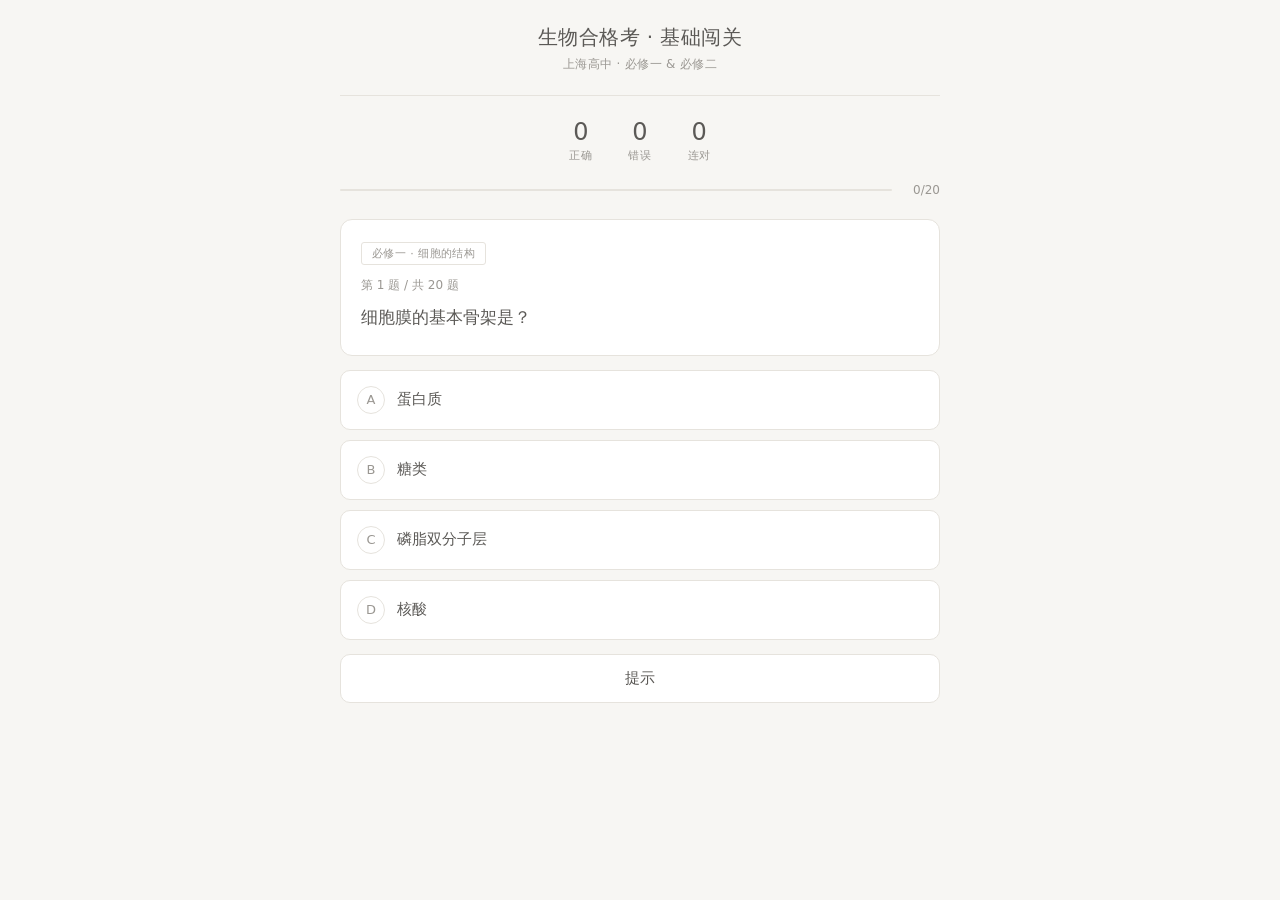
<file: index.html>
<!DOCTYPE html>
<html lang="zh-CN">
<head>
<meta charset="UTF-8">
<meta name="viewport" content="width=device-width, initial-scale=1.0">
<title>生物合格考 · 基础闯关</title>
<style>
:root {
  --bg:       #f7f6f3;
  --card:     #ffffff;
  --border:   #e6e3dd;
  --text:     #5b5956;
  --text-dim: #9a9792;
  --correct-bg: #eef3ed;
  --correct-fg: #6b8b6b;
  --wrong-bg:   #f5eeea;
  --wrong-fg:   #b59380;
}

*, *::before, *::after { box-sizing: border-box; margin: 0; padding: 0; }

body {
  font-family: "PingFang SC", "Microsoft YaHei", "Hiragino Sans GB", system-ui, sans-serif;
  background: var(--bg);
  color: var(--text);
  min-height: 100dvh;
  display: flex;
  justify-content: center;
  -webkit-font-smoothing: antialiased;
  -webkit-tap-highlight-color: transparent;
  padding: 0;
}

.wrap {
  max-width: 640px;
  width: 100%;
  padding: 24px 20px 40px;
}

/* ---- header ---- */
.header {
  text-align: center;
  padding-bottom: 22px;
  margin-bottom: 22px;
  border-bottom: 1px solid var(--border);
}
.header h1 {
  font-size: 20px;
  font-weight: 500;
  color: var(--text);
  letter-spacing: .02em;
}
.header .sub {
  font-size: 12px;
  color: var(--text-dim);
  margin-top: 5px;
  letter-spacing: .03em;
}

/* ---- stats row ---- */
.stats {
  display: flex;
  justify-content: center;
  gap: 36px;
  margin-bottom: 20px;
}
.stat { text-align: center; }
.stat .num {
  font-size: 24px;
  font-weight: 400;
  color: var(--text);
  font-variant-numeric: tabular-nums;
}
.stat .lbl {
  font-size: 11px;
  color: var(--text-dim);
  letter-spacing: .05em;
  margin-top: 2px;
}

/* ---- progress ---- */
.progress-row {
  display: flex;
  align-items: center;
  gap: 10px;
  margin-bottom: 22px;
}
.progress-bar {
  flex: 1;
  height: 2px;
  background: var(--border);
  border-radius: 1px;
}
.progress-fill {
  height: 100%;
  background: var(--correct-fg);
  border-radius: 1px;
  transition: width .4s ease;
}
.progress-num {
  font-size: 12px;
  color: var(--text-dim);
  font-variant-numeric: tabular-nums;
  min-width: 38px;
  text-align: right;
}

/* ---- card ---- */
.card {
  background: var(--card);
  border: 1px solid var(--border);
  border-radius: 12px;
  padding: 22px 20px;
  margin-bottom: 14px;
}
.card .tag {
  display: inline-block;
  font-size: 11px;
  padding: 3px 10px;
  border-radius: 3px;
  margin-bottom: 12px;
  letter-spacing: .04em;
  color: var(--text-dim);
  border: 1px solid var(--border);
}
.card .idx {
  font-size: 12px;
  color: var(--text-dim);
  margin-bottom: 8px;
}
.card .stem {
  font-size: 17px;
  line-height: 1.8;
  color: var(--text);
  font-weight: 450;
}

/* ---- options ---- */
.options {
  list-style: none;
  display: flex;
  flex-direction: column;
  gap: 10px;
  margin-bottom: 14px;
}
.opt {
  width: 100%;
  padding: 15px 16px;
  border: 1px solid var(--border);
  border-radius: 10px;
  background: var(--card);
  cursor: pointer;
  font-size: 15px;
  color: var(--text);
  text-align: left;
  font-family: inherit;
  transition: background .12s, border-color .12s;
  display: flex;
  align-items: center;
  gap: 12px;
  -webkit-tap-highlight-color: transparent;
  user-select: none;
  -webkit-user-select: none;
}
.opt:active { background: #f5f4f0; }

.opt .letter {
  width: 28px; height: 28px;
  border-radius: 50%;
  border: 1px solid var(--border);
  display: flex;
  align-items: center;
  justify-content: center;
  font-size: 13px;
  font-weight: 500;
  color: var(--text-dim);
  flex-shrink: 0;
  transition: all .2s;
}

/* states */
.opt.correct { border-color: var(--correct-fg); background: var(--correct-bg); }
.opt.correct .letter { border-color: var(--correct-fg); background: var(--correct-fg); color: #fff; }
.opt.wrong   { border-color: var(--wrong-fg); background: var(--wrong-bg); }
.opt.wrong .letter   { border-color: var(--wrong-fg); background: var(--wrong-fg); color: #fff; }
.opt.reveal  { border-color: var(--correct-fg); background: var(--correct-bg); }
.opt.reveal .letter  { border-color: var(--correct-fg); background: var(--correct-fg); color: #fff; }
.opt:disabled { pointer-events: none; }

/* ---- feedback ---- */
.fb {
  padding: 14px 16px;
  border-radius: 10px;
  font-size: 14px;
  line-height: 1.75;
  margin-bottom: 14px;
  display: none;
}
.fb.on { display: block; }
.fb.ok  { background: var(--correct-bg); color: var(--correct-fg); }
.fb.bad { background: var(--wrong-bg); color: var(--wrong-fg); }

/* ---- buttons ---- */
.btns { display: flex; gap: 10px; }
.btn {
  flex: 1;
  padding: 14px 18px;
  border-radius: 10px;
  border: 1px solid var(--border);
  font-size: 15px;
  font-weight: 500;
  cursor: pointer;
  background: var(--card);
  color: var(--text);
  font-family: inherit;
  letter-spacing: .02em;
  transition: background .12s, border-color .12s;
  -webkit-tap-highlight-color: transparent;
  user-select: none;
  -webkit-user-select: none;
}
.btn:active { background: #f5f4f0; }
.btn.primary {
  background: var(--correct-fg);
  color: #fff;
  border-color: var(--correct-fg);
}
.btn.primary:active { opacity: .85; }

/* ---- result ---- */
.result { text-align: center; display: none; }
.result.on { display: block; }

.result .emoji { font-size: 48px; margin-bottom: 10px; }
.result h2 { font-size: 20px; font-weight: 500; color: var(--text); margin-bottom: 8px; }
.result .detail { font-size: 14px; color: var(--text-dim); line-height: 2; margin-bottom: 20px; }

.tips-card {
  text-align: left;
  background: var(--card);
  border: 1px solid var(--border);
  border-radius: 12px;
  padding: 18px 20px;
  margin-bottom: 20px;
}
.tips-card h3 { font-size: 14px; font-weight: 500; color: var(--text); margin-bottom: 8px; }
.tips-card li { font-size: 13px; color: var(--text-dim); line-height: 2; list-style: none; }
.tips-card li::before { content: '— '; color: var(--border); }

/* ---- desktop hover (only when hover is available) ---- */
@media (hover: hover) {
  .opt:hover { background: #fafaf8; border-color: #d5d1c8; }
  .btn:hover { background: #fafaf8; border-color: #d5d1c8; }
  .btn.primary:hover { opacity: .9; }
}
</style>
</head>
<body>

<div class="wrap">
  <div class="header">
    <h1>生物合格考 · 基础闯关</h1>
    <div class="sub">上海高中 · 必修一 & 必修二</div>
  </div>

  <div class="stats">
    <div class="stat"><div class="num" id="ok">0</div><div class="lbl">正确</div></div>
    <div class="stat"><div class="num" id="bad">0</div><div class="lbl">错误</div></div>
    <div class="stat"><div class="num" id="streak">0</div><div class="lbl">连对</div></div>
  </div>

  <div class="progress-row">
    <div class="progress-bar"><div class="progress-fill" id="bar" style="width:0%"></div></div>
    <div class="progress-num" id="pnum">0/20</div>
  </div>

  <div id="playArea">
    <div class="card">
      <div class="tag" id="tag"></div>
      <div class="idx" id="idx"></div>
      <div class="stem" id="stem"></div>
    </div>
    <ul class="options" id="opts"></ul>
    <div class="fb" id="fb"></div>
    <div class="btns">
      <button class="btn" id="hintBtn" onclick="doHint()">提示</button>
      <button class="btn primary" id="nextBtn" onclick="doNext()" style="display:none">下一题</button>
    </div>
  </div>

  <div class="result" id="resultArea">
    <div class="emoji" id="remj"></div>
    <h2 id="rtitle"></h2>
    <div class="detail" id="rdetail"></div>
    <div class="tips-card" id="rtips"></div>
    <button class="btn primary" onclick="restart()" style="width:100%">再来一轮</button>
  </div>
</div>

<script>
// ==============================  题库 (60题)  ==============================
const Q = [
  // ========== 必修一：细胞的分子组成 ==========
  { b:1, c:'细胞的分子组成', q:'蛋白质的基本组成单位是？', o:['葡萄糖','氨基酸','核苷酸','脂肪酸'], a:1,
    h:'蛋白质是由氨基酸通过肽键连接而成的多肽链。', e:'氨基酸是蛋白质的基本单位，约20种，通过肽键连接形成多肽，再盘曲折叠成蛋白质。' },
  { b:1, c:'细胞的分子组成', q:'DNA和RNA共有的碱基是？', o:['A、T、C','A、G、C','A、T、G','T、G、C'], a:1,
    h:'DNA含A/T/G/C，RNA含A/U/G/C。', e:'两者共有的碱基是腺嘌呤(A)、鸟嘌呤(G)、胞嘧啶(C)。DNA特有胸腺嘧啶(T)，RNA特有尿嘧啶(U)。' },
  { b:1, c:'细胞的分子组成', q:'下列哪项不属于糖类？', o:['葡萄糖','蔗糖','胆固醇','淀粉'], a:2,
    h:'胆固醇属于脂质中的固醇类。', e:'葡萄糖是单糖，蔗糖是二糖，淀粉是多糖。胆固醇属于脂质中的固醇类物质。' },
  { b:1, c:'细胞的分子组成', q:'水在细胞中最重要的作用是？', o:['提供能量','作为溶剂','构成细胞膜','储存遗传信息'], a:1,
    h:'细胞内的化学反应几乎都在水环境中进行。', e:'水是极性分子，是良好的溶剂，细胞内绝大多数化学反应都在水溶液中进行。' },
  { b:1, c:'细胞的分子组成', q:'核酸的基本组成单位是？', o:['氨基酸','葡萄糖','核苷酸','脂肪酸'], a:2,
    h:'核酸是由核苷酸聚合而成的长链。', e:'核苷酸是核酸的基本单位，每个核苷酸由一分子磷酸、一分子五碳糖和一分子含氮碱基组成。' },
  { b:1, c:'细胞的分子组成', q:'脂质在细胞中不具有的功能是？', o:['储存能量','构成生物膜','催化化学反应','保温缓冲'], a:2,
    h:'催化功能是蛋白质（酶）的典型功能。', e:'脂质能储存能量（脂肪）、构成生物膜（磷脂）、保温和缓冲。催化是酶（蛋白质）的功能。' },
  { b:1, c:'细胞的分子组成', q:'DNA与RNA在化学组成上的区别是？', o:['碱基完全不同','五碳糖不同','都不含磷','都由氨基酸组成'], a:1,
    h:'DNA含脱氧核糖，RNA含核糖。', e:'DNA的五碳糖是脱氧核糖，RNA是核糖。此外DNA含T而RNA含U。两者都含磷，都由核苷酸组成。' },
  { b:1, c:'细胞的分子组成', q:'组成糖原的基本单位是？', o:['蔗糖','葡萄糖','果糖','麦芽糖'], a:1,
    h:'糖原是多糖，由许多单糖分子脱水缩合而成。', e:'糖原（动物淀粉）是多糖，基本单位是葡萄糖。糖原主要储存在肝脏和肌肉中。' },

  // ========== 必修一：细胞的结构 ==========
  { b:1, c:'细胞的结构', q:'细胞膜的基本骨架是？', o:['蛋白质','糖类','磷脂双分子层','核酸'], a:2,
    h:'细胞膜的主要成分是磷脂和蛋白质。', e:'磷脂双分子层是细胞膜的基本骨架，磷脂亲水头部朝外、疏水尾部朝内，蛋白质镶嵌或贯穿其中。' },
  { b:1, c:'细胞的结构', q:'原核细胞与真核细胞最主要的区别是？', o:['有无细胞壁','有无细胞膜','有无以核膜为界限的细胞核','有无核糖体'], a:2,
    h:'原核细胞没有成形的细胞核。', e:'原核细胞无核膜包被的细胞核，遗传物质集中在拟核。细菌、蓝藻是原核生物。' },
  { b:1, c:'细胞的结构', q:'被称为"动力工厂"的细胞器是？', o:['核糖体','高尔基体','线粒体','内质网'], a:2,
    h:'该细胞器是有氧呼吸的主要场所。', e:'线粒体是有氧呼吸主要场所，将有机物中化学能转化为ATP中的化学能，故称为"动力工厂"。' },
  { b:1, c:'细胞的结构', q:'植物细胞特有的细胞器是？', o:['线粒体','叶绿体','核糖体','内质网'], a:1,
    h:'该细胞器是光合作用的场所。', e:'叶绿体是植物细胞特有的细胞器，是光合作用的场所。线粒体、核糖体、内质网在动植物细胞中均有。' },
  { b:1, c:'细胞的结构', q:'下列哪种细胞器没有膜结构？', o:['内质网','高尔基体','核糖体','溶酶体'], a:2,
    h:'该细胞器由rRNA和蛋白质组成。', e:'核糖体无膜结构，由rRNA和蛋白质组成。中心体也是无膜细胞器。其余三者均有单层膜结构。' },
  { b:1, c:'细胞的结构', q:'分泌蛋白的合成和分泌路径是？', o:['核糖体→内质网→高尔基体→细胞膜','核糖体→高尔基体→内质网→细胞膜','内质网→核糖体→高尔基体→细胞膜','高尔基体→内质网→核糖体→细胞膜'], a:0,
    h:'核糖体合成肽链后进入内质网加工，再经高尔基体包装。', e:'路径：核糖体（合成）→内质网（加工）→高尔基体（分类包装）→囊泡→细胞膜（分泌）。' },

  // ========== 必修一：细胞的代谢 ==========
  { b:1, c:'细胞的代谢', q:'酶催化反应的原理是？', o:['提高反应物的能量','降低反应的活化能','改变反应的平衡点','提供反应所需的能量'], a:1,
    h:'酶不改变反应的方向和平衡，只是让反应更容易发生。', e:'酶通过降低化学反应的活化能来加速反应。酶不改变反应平衡点，自身在反应前后不变。' },
  { b:1, c:'细胞的代谢', q:'ATP的全称是？', o:['腺嘌呤','腺苷三磷酸','三磷酸腺苷','脱氧核苷酸'], a:1,
    h:'A=腺苷，T=三，P=磷酸。', e:'ATP全称腺苷三磷酸（Adenosine Triphosphate），结构简式A-P~P~P，是细胞内的直接能源物质。' },
  { b:1, c:'细胞的代谢', q:'光合作用释放的O₂来自哪种物质的分解？', o:['CO₂','H₂O','C₆H₁₂O₆','ATP'], a:1,
    h:'光反应中水在光的作用下分解产生氧气。', e:'光合作用释放的氧气全部来自水的光解。光反应阶段：水分解产生O₂、[H]和ATP。' },
  { b:1, c:'细胞的代谢', q:'有氧呼吸产生ATP最多的阶段是？', o:['第一阶段（糖酵解）','第二阶段（柠檬酸循环）','第三阶段（电子传递链）','三个阶段一样多'], a:2,
    h:'第三阶段发生在线粒体内膜上。', e:'第三阶段（电子传递链）产生约34个ATP。一分子葡萄糖彻底氧化共产生约38个ATP。' },
  { b:1, c:'细胞的代谢', q:'光合作用暗反应的场所是？', o:['类囊体薄膜','叶绿体基质','线粒体基质','细胞质基质'], a:1,
    h:'暗反应不需要光，但需要多种酶参与。', e:'暗反应（卡尔文循环）在叶绿体基质中进行，利用光反应产生的ATP和[H]将CO₂还原为糖类。' },
  { b:1, c:'细胞的代谢', q:'酶的特性不包括？', o:['高效性','专一性','作用条件温和','反应后自身被消耗'], a:3,
    h:'酶是催化剂，反应前后自身不发生变化。', e:'酶的特性：高效性、专一性、作用条件温和。酶作为催化剂在反应前后不被消耗。' },
  { b:1, c:'细胞的代谢', q:'有氧呼吸第一阶段（糖酵解）的场所是？', o:['线粒体基质','线粒体内膜','细胞质基质','叶绿体'], a:2,
    h:'葡萄糖分解成丙酮酸的过程发生在细胞质中。', e:'糖酵解在细胞质基质中进行，葡萄糖分解为丙酮酸，产生少量ATP和[H]。后两个阶段在线粒体中。' },
  { b:1, c:'细胞的代谢', q:'光合作用的光反应阶段产生什么？', o:['葡萄糖','CO₂和水','ATP和[H]','丙酮酸'], a:2,
    h:'光反应将光能转化为化学能储存在ATP和[H]中。', e:'光反应产生ATP、[H]（NADPH）和O₂。ATP和[H]供给暗反应还原CO₂合成有机物。' },

  // ========== 必修一：细胞的增殖 ==========
  { b:1, c:'细胞的增殖', q:'细胞周期中DNA复制发生在？', o:['G₁期','S期','G₂期','M期'], a:1,
    h:'S代表Synthesis（合成），是DNA合成的时期。', e:'DNA复制发生在分裂间期的S期。G₁期合成RNA和蛋白质，G₂期为分裂做准备，M期为分裂期。' },
  { b:1, c:'细胞的增殖', q:'有丝分裂后期染色体数目加倍的原因是？', o:['DNA复制','着丝粒分裂','细胞质分裂','纺锤体形成'], a:1,
    h:'后期着丝粒一分为二，姐妹染色单体分开。', e:'有丝分裂后期着丝粒分裂，姐妹染色单体分开成为两条子染色体，染色体数目暂时加倍（2N→4N）。' },
  { b:1, c:'细胞的增殖', q:'有丝分裂过程中消失又重现的结构是？', o:['染色体和纺锤体','核膜和核仁','着丝粒','中心体'], a:1,
    h:'前期核膜核仁消失，末期核膜核仁重新出现。', e:'前期核膜解体、核仁消失；末期核膜、核仁重新出现。染色体在前期出现、末期解螺旋。' },
  { b:1, c:'细胞的增殖', q:'动物细胞和植物细胞有丝分裂的区别主要在？', o:['前期和中期','后期','末期细胞质分裂方式','间期'], a:2,
    h:'植物细胞在赤道板位置形成细胞板，动物细胞细胞膜向内凹陷。', e:'动物细胞末期细胞膜从中部向内凹陷缢裂；植物细胞在赤道板处形成细胞板，进而形成新的细胞壁。' },

  // ========== 必修一：细胞的分化、衰老和凋亡 ==========
  { b:1, c:'细胞的分化', q:'细胞分化的实质是？', o:['遗传物质改变','基因的选择性表达','细胞失去全能性','染色体数目变化'], a:1,
    h:'同一生物体的体细胞含相同的遗传信息，但不同细胞表达的基因不同。', e:'细胞分化的实质是基因的选择性表达，不同细胞选择性表达不同基因，从而产生形态和功能的差异。遗传物质不变。' },
  { b:1, c:'细胞的分化', q:'关于细胞全能性，说法正确的是？', o:['所有细胞都有全能性','受精卵的全能性最高','分化程度越高全能性越高','动物细胞全能性高于植物'], a:1,
    h:'受精卵能发育成完整个体，全能性最高。', e:'受精卵的全能性最高。一般来说分化程度越高全能性越低，植物细胞全能性高于动物体细胞。' },
  { b:1, c:'细胞的衰老', q:'下列关于细胞凋亡的说法，正确的是？', o:['凋亡就是细胞坏死','凋亡是由基因控制的程序性死亡','凋亡对生物体总是有害的','凋亡只发生在病变细胞中'], a:1,
    h:'细胞凋亡是细胞主动的、有序的死亡过程。', e:'细胞凋亡是由基因控制的程序性死亡（编程性死亡），对生物体正常发育和稳态维持有重要意义。坏死是意外的细胞死亡。' },

  // ========== 必修二：遗传的细胞基础 ==========
  { b:2, c:'遗传的细胞基础', q:'减数分裂与有丝分裂的主要区别是？', o:['有无DNA复制','有无纺锤体','染色体复制一次而细胞分裂两次','有无着丝粒分裂'], a:2,
    h:'减数分裂的结果是子细胞染色体数目减半。', e:'减数分裂染色体复制一次，细胞连续分裂两次，子细胞染色体数目减半。有丝分裂复制一次、分裂一次。' },
  { b:2, c:'遗传的细胞基础', q:'减数第一次分裂后期发生的重要事件是？', o:['着丝粒分裂','同源染色体分离','DNA复制','细胞质分裂'], a:1,
    h:'减Ⅰ后期是同源染色体分开的时期。', e:'减Ⅰ后期同源染色体分离，分别移向两极。着丝粒分裂发生在减Ⅱ后期。' },
  { b:2, c:'遗传的细胞基础', q:'精子形成过程中，一个精原细胞最终产生几个精子？', o:['1个','2个','4个','8个'], a:2,
    h:'减数分裂的结果：一个精原细胞经过两次分裂形成4个精细胞。', e:'一个精原细胞经减数分裂产生4个精子（精细胞经变形成为精子）。一个卵原细胞只产生1个卵细胞和3个极体。' },
  { b:2, c:'遗传的细胞基础', q:'减数分裂中同源染色体联会发生在？', o:['间期','减Ⅰ前期','减Ⅰ中期','减Ⅱ前期'], a:1,
    h:'联会是指同源染色体两两配对的现象。', e:'减数第一次分裂前期，同源染色体两两配对（联会），形成四分体。此时可能发生交叉互换。' },

  // ========== 必修二：遗传的分子基础 ==========
  { b:2, c:'遗传的分子基础', q:'DNA复制的方式是？', o:['全保留复制','半保留复制','分散复制','随机复制'], a:1,
    h:'每条子代DNA分子含一条旧链和一条新链。', e:'DNA半保留复制：每条子代DNA双链中一条来自亲代（模板链），另一条是新合成的。由Meselson-Stahl实验证实。' },
  { b:2, c:'遗传的分子基础', q:'转录过程中合成RNA的模板是？', o:['DNA两条链同时','DNA的一条链','蛋白质','自身RNA'], a:1,
    h:'转录是以DNA为模板合成RNA的过程。', e:'转录以DNA的一条链（模板链）为模板，按碱基互补配对（A-U、T-A、G-C、C-G）合成RNA。' },
  { b:2, c:'遗传的分子基础', q:'翻译发生的场所是？', o:['细胞核','线粒体','核糖体','高尔基体'], a:2,
    h:'翻译是合成蛋白质的过程。', e:'翻译在核糖体上进行，mRNA携带遗传信息，tRNA携带氨基酸按密码子顺序合成多肽链。' },
  { b:2, c:'遗传的分子基础', q:'一个密码子由几个碱基组成？', o:['1个','2个','3个','4个'], a:2,
    h:'密码子是mRNA上决定一个氨基酸的三个相邻碱基。', e:'密码子是mRNA上每三个相邻碱基，共64种（61种编码氨基酸，3种终止密码子UAA/UAG/UGA）。' },
  { b:2, c:'遗传的分子基础', q:'DNA分子的空间结构是？', o:['单螺旋','双螺旋','三螺旋','平面结构'], a:1,
    h:'由Watson和Crick提出。', e:'DNA分子是反向平行的双螺旋结构，外侧由磷酸和脱氧核糖交替连接构成骨架，内侧碱基按A-T、G-C配对。' },
  { b:2, c:'遗传的分子基础', q:'中心法则描述的是？', o:['细胞分裂的过程','遗传信息传递的过程','蛋白质合成后的运输','酶的催化机制'], a:1,
    h:'中心法则描述了DNA→RNA→蛋白质的信息流向。', e:'中心法则描述遗传信息从DNA传递到RNA（转录），再从RNA传递到蛋白质（翻译），以及DNA的自我复制。' },

  // ========== 必修二：遗传的基本规律 ==========
  { b:2, c:'遗传的基本规律', q:'基因分离定律的实质是？', o:['同源染色体分离','等位基因随同源染色体分开而分离','非同源染色体自由组合','姐妹染色单体分离'], a:1,
    h:'分离定律与减数分裂中同源染色体的行为有关。', e:'分离定律：减数分裂中，等位基因随同源染色体的分开而分离，分别进入不同配子。' },
  { b:2, c:'遗传的基本规律', q:'测交实验用来检测？', o:['显性性状','隐性性状','待测个体是纯合子还是杂合子','染色体数目'], a:2,
    h:'测交是将待测个体与隐性纯合子杂交。', e:'测交（与隐性纯合子杂交）可根据后代的表现型比例推断待测个体基因型，判断纯合子还是杂合子。' },
  { b:2, c:'遗传的基本规律', q:'自由组合定律适用于？', o:['同源染色体上的基因','非同源染色体上的非等位基因','所有基因','性染色体上的基因'], a:1,
    h:'自由组合定律描述的是位于非同源染色体上的基因的遗传行为。', e:'自由组合定律：位于非同源染色体上的非等位基因在减数分裂时自由组合，互不干扰。' },
  { b:2, c:'遗传的基本规律', q:'基因型为AaBb的个体（两对基因独立遗传）产生几种配子？', o:['1种','2种','4种','8种'], a:2,
    h:'独立遗传即两对基因位于两对同源染色体上。', e:'两对基因独立遗传时，按自由组合定律，产生AB、Ab、aB、ab共4种配子，比例为1:1:1:1。' },
  { b:2, c:'遗传的基本规律', q:'一对正常夫妇生了一个白化病孩子，他们再生一个患病孩子的概率是？', o:['1/2','1/4','3/4','1/8'], a:1,
    h:'白化病是常染色体隐性遗传病，由此推断父母基因型。', e:'孩子患病（aa）→父母均为杂合子（Aa）。Aa×Aa→子代患病（aa）概率=1/4。' },

  // ========== 必修二：伴性遗传 ==========
  { b:2, c:'伴性遗传', q:'红绿色盲的遗传方式是？', o:['常染色体显性','常染色体隐性','伴X染色体隐性','伴X染色体显性'], a:2,
    h:'色盲基因位于X染色体上，且为隐性。', e:'红绿色盲是伴X隐性遗传病，男性（XY）只要X上有致病基因即患病，女性需两个X均有致病基因才患病。' },
  { b:2, c:'伴性遗传', q:'伴X隐性遗传的特点不包括？', o:['男性患者多于女性','交叉遗传','父亲患病则所有儿子都患病','女性患者的父亲一定患病'], a:2,
    h:'父亲传给儿子的是Y染色体，不是X染色体。', e:'伴X隐性的特点：男患多于女患、交叉遗传（外公→女儿→外孙）、女患的父亲和儿子必患病。父亲患病不会直接传给儿子。' },

  // ========== 必修二：生物的变异 ==========
  { b:2, c:'生物的变异', q:'基因突变的主要特点不包括？', o:['不定向性','低频性','定向性','多数有害性'], a:2,
    h:'基因突变没有固定的方向。', e:'基因突变特点：普遍性、随机性、不定向性、低频性、多数有害性。突变没有固定方向，不能说"定向突变"。' },
  { b:2, c:'生物的变异', q:'基因重组的来源不包括？', o:['同源染色体的交叉互换','非同源染色体自由组合','DNA复制错误碱基改变','减数分裂中染色体的重组'], a:2,
    h:'DNA复制错误属于基因突变，不是基因重组。', e:'基因重组来源：减数分裂中同源染色体的交叉互换和非同源染色体自由组合。DNA复制错误导致的碱基改变属于基因突变。' },
  { b:2, c:'生物的变异', q:'可遗传变异的来源不包括？', o:['基因突变','基因重组','染色体变异','环境引起的性状改变'], a:3,
    h:'环境引起的改变没有涉及遗传物质的改变。', e:'可遗传变异的三大来源：基因突变、基因重组、染色体变异。环境引起的性状改变如果没有改变遗传物质，属于不可遗传变异。' },
  { b:2, c:'生物的变异', q:'秋水仙素诱导多倍体的原理是？', o:['促进DNA复制','抑制纺锤体形成','促进着丝粒分裂','引起基因突变'], a:1,
    h:'多倍体是染色体数目加倍的结果。', e:'秋水仙素能抑制纺锤体的形成，使复制后的染色体不能分配到两个子细胞中，导致细胞内染色体数目加倍。' },

  // ========== 必修二：生物的进化 ==========
  { b:2, c:'生物的进化', q:'现代生物进化理论认为进化的基本单位是？', o:['个体','种群','群落','生态系统'], a:1,
    h:'进化是群体基因频率变化的结果。', e:'种群是进化的基本单位。进化的实质是种群基因频率的改变。突变和基因重组提供原材料，自然选择决定方向。' },
  { b:2, c:'生物的进化', q:'新物种形成的标志是？', o:['出现新性状','基因频率改变','形成生殖隔离','地理隔离形成'], a:2,
    h:'物种之间不能相互交配或交配后不能产生可育后代。', e:'新物种形成的标志是产生生殖隔离。仅有地理隔离不一定是新物种，生殖隔离一旦形成基因交流完全中断。' },
  { b:2, c:'生物的进化', q:'达尔文自然选择学说的核心是？', o:['用进废退','获得性遗传','适者生存不适者被淘汰','物种不变论'], a:2,
    h:'自然选择保留了适应环境的个体。', e:'达尔文学说核心：过度繁殖→生存斗争→遗传变异→适者生存。"用进废退""获得性遗传"是拉马克学说。' },
  { b:2, c:'生物的进化', q:'生物多样性不包括？', o:['遗传多样性','物种多样性','生态系统多样性','化学多样性'], a:3,
    h:'生物多样性包括基因、物种和生态系统三个层次。', e:'生物多样性包括遗传（基因）多样性、物种多样性和生态系统多样性三个层次。' },

  // ========== 补充基础题：必修一 ==========
  { b:1, c:'细胞的分子组成', q:'构成细胞膜的主要脂质是？', o:['脂肪','磷脂','胆固醇','维生素D'], a:1,
    h:'细胞膜的基本骨架是磷脂双分子层。', e:'磷脂是构成细胞膜的主要脂质，形成磷脂双分子层骨架。胆固醇也参与动物细胞膜的组成，但不是主要成分。' },
  { b:1, c:'细胞的分子组成', q:'下列属于多糖的是？', o:['葡萄糖','蔗糖','纤维素','麦芽糖'], a:2,
    h:'多糖由许多单糖分子聚合而成。', e:'纤维素是多糖（植物细胞壁主要成分）。葡萄糖是单糖，蔗糖和麦芽糖是二糖。常见的多糖还有糖原和淀粉。' },
  { b:1, c:'细胞的结构', q:'细胞中面积最大的膜结构系统是？', o:['细胞膜','内质网','高尔基体','线粒体膜'], a:1,
    h:'内质网广泛分布在细胞质中，膜面积很大。', e:'内质网是细胞内面积最大的膜结构，广泛分布在细胞质中，与核膜和外层细胞膜相连。' },
  { b:1, c:'细胞的结构', q:'细胞学说主要建立者是？', o:['达尔文和拉马克','施莱登和施旺','沃森和克里克','孟德尔'], a:1,
    h:'细胞学说是19世纪提出的关于生物体结构的基本理论。', e:'施莱登（植物学家）和施旺（动物学家）共同提出细胞学说：一切动植物都由细胞构成，细胞是生命活动的基本单位。' },
  { b:1, c:'细胞的代谢', q:'无氧呼吸的产物不包括？', o:['乳酸','酒精和CO₂','水','ATP'], a:2,
    h:'无氧呼吸不消耗O₂，有机物分解不彻底。', e:'无氧呼吸产物为乳酸（动物）或酒精+CO₂（酵母等），以及少量ATP。无氧呼吸不产生水，有氧呼吸第三阶段才产生水。' },
  { b:1, c:'细胞的代谢', q:'下列关于ATP的叙述，正确的是？', o:['ATP在细胞中含量很多','ATP与ADP可以相互转化','ATP可永久储存能量','一个ATP有三个高能磷酸键'], a:1,
    h:'ATP在细胞中含量很少但转化速率很快。', e:'ATP在细胞中含量很少，但与ADP快速相互转化。ATP有两个高能磷酸键（~），能量储存在高能磷酸键中。' },

  // ========== 补充基础题：必修二 ==========
  { b:2, c:'遗传的分子基础', q:'DNA复制需要的酶主要是？', o:['RNA聚合酶','DNA聚合酶','蛋白酶','淀粉酶'], a:1,
    h:'DNA聚合酶是催化DNA合成的关键酶。', e:'DNA复制需要DNA聚合酶催化脱氧核苷酸的聚合。转录需要RNA聚合酶。' },
  { b:2, c:'遗传的分子基础', q:'在DNA分子中，能与A（腺嘌呤）配对的碱基是？', o:['G','C','T','U'], a:2,
    h:'A与T之间形成两个氢键。', e:'DNA中碱基配对规则：A（腺嘌呤）与T（胸腺嘧啶）配对（两个氢键），G（鸟嘌呤）与C（胞嘧啶）配对（三个氢键）。' },
  { b:2, c:'遗传的基本规律', q:'孟德尔选用豌豆做实验的原因不包括？', o:['自花传粉闭花授粉','有易于区分的相对性状','生长周期短','花大且是单性花'], a:3,
    h:'豌豆花是两性花（同时有雄蕊和雌蕊）。', e:'豌豆是两性花（非单性花），自花传粉、闭花授粉保证了纯合。优点还包括：相对性状明显易区分、生长周期短、子代数量多。' },
  { b:2, c:'生物的变异', q:'下列哪项属于染色体结构变异？', o:['碱基对替换','基因中插入一个碱基','染色体片段缺失','DNA甲基化'], a:2,
    h:'染色体结构变异涉及染色体大片段的改变。', e:'染色体结构变异包括：缺失、重复、倒位、易位。碱基对替换和插入是基因突变（分子水平），DNA甲基化是表观遗传。' },
  { b:2, c:'生物的进化', q:'两个种群之间出现生殖隔离意味着？', o:['它们之间没有地理隔离','它们之间不能进行基因交流','它们一定是不同物种','B和C都对'], a:3,
    h:'生殖隔离是物种形成的关键标志。', e:'生殖隔离意味着种群间不能进行基因交流，它们已经是不同的物种。有生殖隔离不一定有地理隔离（如同域物种形成）。' },
];

// 为每个题目添加序号
Q.forEach(function(q,i){ q.id = i+1; });

// ==============================  状态  ==============================
var picked = [], pos = 0, ok = 0, bad = 0, streak = 0, best = 0, done = false;
var TOTAL = 20;

function shuf(a) {
  var b = a.slice();
  for (var i = b.length-1; i>0; i--) { var j = Math.floor(Math.random()*(i+1)); var t=b[i]; b[i]=b[j]; b[j]=t; }
  return b;
}

// ==============================  渲染  ==============================
var letters = ['A','B','C','D'];

function show() {
  if (pos >= TOTAL || pos >= picked.length) { over(); return; }
  done = false;
  var q = picked[pos];

  document.getElementById('tag').textContent = (q.b===1?'必修一':'必修二') + ' · ' + q.c;
  document.getElementById('idx').textContent = '第 ' + (pos+1) + ' 题 / 共 ' + Math.min(TOTAL, picked.length) + ' 题';
  document.getElementById('stem').textContent = q.q;

  var ol = document.getElementById('opts');
  ol.innerHTML = '';
  q.o.forEach(function(txt, i){
    var li = document.createElement('li');
    var bt = document.createElement('button');
    bt.className = 'opt';
    bt.innerHTML = '<span class="letter">'+letters[i]+'</span><span>'+txt+'</span>';
    bt.onclick = (function(idx){ return function(){ pick(idx); }; })(i);
    li.appendChild(bt);
    ol.appendChild(li);
  });

  document.getElementById('fb').className = 'fb';
  document.getElementById('nextBtn').style.display = 'none';
  document.getElementById('hintBtn').style.display = 'inline-block';
  bar();
}

function bar() {
  var pct = Math.round((pos / Math.min(TOTAL, picked.length)) * 100);
  document.getElementById('bar').style.width = pct + '%';
  document.getElementById('pnum').textContent = pos + '/' + Math.min(TOTAL, picked.length);
}

function nums() {
  document.getElementById('ok').textContent = ok;
  document.getElementById('bad').textContent = bad;
  document.getElementById('streak').textContent = streak;
}

// ==============================  答题  ==============================
function pick(chosen) {
  if (done) return;
  done = true;
  var q = picked[pos];
  var right = chosen === q.a;
  var bts = document.querySelectorAll('#opts .opt');

  bts.forEach(function(b){ b.disabled = true; });
  bts[q.a].classList.add('reveal');

  var fb = document.getElementById('fb');

  if (right) {
    bts[chosen].classList.add('correct');
    ok++; streak++;
    if (streak > best) best = streak;
    fb.className = 'fb ok on';
    fb.innerHTML = '✓ 正确 — ' + q.e;
  } else {
    bts[chosen].classList.add('wrong');
    bad++; streak = 0;
    fb.className = 'fb bad on';
    fb.innerHTML = '✗ 错误（选 '+letters[q.a]+'） — ' + q.e;
  }

  nums();
  document.getElementById('nextBtn').style.display = 'inline-block';
  document.getElementById('hintBtn').style.display = 'none';
}

function doHint() {
  if (done) return;
  var fb = document.getElementById('fb');
  fb.className = 'fb ok on';
  fb.innerHTML = '提示：' + picked[pos].h;
}
window.doHint = doHint;

function doNext() {
  pos++;
  if (pos >= TOTAL || pos >= picked.length) { over(); } else { show(); }
}
window.doNext = doNext;

// ==============================  结果  ==============================
function over() {
  document.getElementById('playArea').style.display = 'none';
  var area = document.getElementById('resultArea');
  area.classList.add('on');

  var t = ok + bad;
  var rate = t>0 ? Math.round(ok/t*100) : 0;

  var emj, title, tips = '';
  if (rate >= 90) {
    emj = '🌿'; title = '非常好，合格考稳了！';
    tips = '<li>回归课本，关注细节概念和易混淆点</li><li>适当练一些综合应用题保持手感</li>';
  } else if (rate >= 70) {
    emj = '🍃'; title = '不错，再巩固一下';
    tips = '<li>用荧光笔在课本上标出做错的知识点</li><li>重点复习光合与呼吸作用过程、遗传规律计算</li><li>多画概念图帮助理解和记忆</li>';
  } else if (rate >= 50) {
    emj = '📝'; title = '还需要多下功夫';
    tips = '<li>先梳理课本目录，建立知识框架</li><li>每天背5个核心概念，积少成多</li><li>重点关注：细胞结构、代谢过程、遗传分子基础</li>';
  } else {
    emj = '🌱'; title = '别灰心，从基础开始';
    tips = '<li>建议先通读必修一课本，再做题目练习</li><li>每天弄懂一个章节的核心概念</li><li>多请教老师或同学，多画结构图</li><li>坚持每天学习，基础一定会好起来</li>';
  }

  document.getElementById('remj').textContent = emj;
  document.getElementById('rtitle').textContent = title;
  document.getElementById('rdetail').innerHTML =
    '共答 <b>' + t + '</b> 题&ensp;·&ensp;正确 <b>' + ok + '</b> 题&ensp;·&ensp;错误 <b>' + bad + '</b> 题<br>正确率 <b>' + rate + '%</b>&ensp;·&ensp;最长连对 <b>' + best + '</b> 题';
  document.getElementById('rtips').innerHTML = '<h3>复习建议</h3>' + tips;
}

function restart() {
  picked = shuf(Q);
  pos = 0; ok = 0; bad = 0; streak = 0; best = 0; done = false;
  document.getElementById('playArea').style.display = 'block';
  document.getElementById('resultArea').classList.remove('on');
  nums(); show();
}
window.restart = restart;

// ==============================  启动  ==============================
picked = shuf(Q);
nums(); show();
</script>
</body>
</html>
</file>
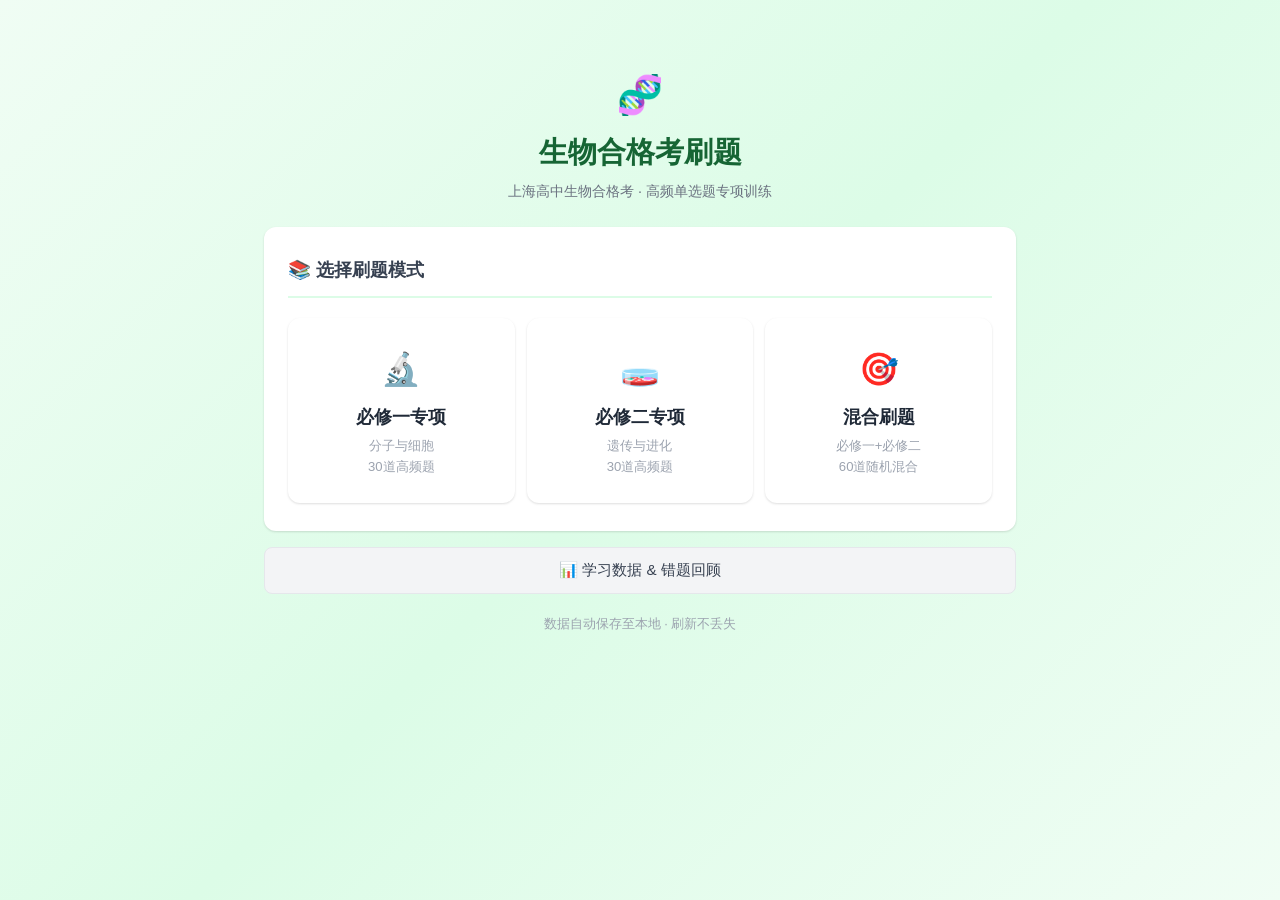
<file: bio-exam-practice/index.html>
<!DOCTYPE html>
<html lang="zh-CN">
<head>
  <meta charset="UTF-8">
  <meta name="viewport" content="width=device-width, initial-scale=1.0">
  <title>生物合格考刷题</title>
  <link rel="stylesheet" href="css/style.css">
</head>
<body>
  <div class="container">

    <!-- ==================== 首页 ==================== -->
    <div id="screen-home">
      <div class="app-header">
        <div class="logo">🧬</div>
        <h1>生物合格考刷题</h1>
        <p class="subtitle">上海高中生物合格考 · 高频单选题专项训练</p>
      </div>

      <div class="card">
        <div class="card-title">📚 选择刷题模式</div>
        <div class="mode-grid">
          <div class="mode-card" id="btn-bixiu1">
            <div class="mode-icon">🔬</div>
            <div class="mode-name">必修一专项</div>
            <div class="mode-desc">分子与细胞<br>30道高频题</div>
          </div>
          <div class="mode-card" id="btn-bixiu2">
            <div class="mode-icon">🧫</div>
            <div class="mode-name">必修二专项</div>
            <div class="mode-desc">遗传与进化<br>30道高频题</div>
          </div>
          <div class="mode-card" id="btn-mixed">
            <div class="mode-icon">🎯</div>
            <div class="mode-name">混合刷题</div>
            <div class="mode-desc">必修一+必修二<br>60道随机混合</div>
          </div>
        </div>
      </div>

      <div class="quick-actions">
        <button class="btn btn-secondary" id="btn-stats-nav">
          📊 学习数据 & 错题回顾
        </button>
      </div>

      <div class="app-footer">
        <p>数据自动保存至本地 · 刷新不丢失</p>
      </div>
    </div>

    <!-- ==================== 答题界面 ==================== -->
    <div id="screen-quiz" class="hidden">
      <div class="quiz-header">
        <span class="quiz-title" id="quiz-title">必修一 专项刷题</span>
        <span class="quiz-counter">
          <span id="quiz-index">1</span> / <span id="quiz-total">30</span>
        </span>
      </div>

      <div class="progress-bar">
        <div class="progress-fill" id="progress-fill" style="width: 0%;"></div>
      </div>

      <div class="card">
        <div class="question-text" id="quiz-question"></div>

        <div class="options-list" id="quiz-options"></div>

        <div class="feedback" id="quiz-feedback" style="display:none;"></div>
        <div class="explanation" id="quiz-explanation" style="display:none;"></div>

        <div class="quiz-nav">
          <button class="btn btn-secondary" id="btn-back-home">🏠 返回首页</button>
          <div class="nav-group">
            <button class="btn btn-secondary" id="btn-prev">◀ 上一题</button>
            <button class="btn btn-primary" id="btn-next">下一题 ▶</button>
          </div>
        </div>
      </div>

      <div class="app-footer">
        <p>键盘快捷键：←上一题 →下一题 1234/ABCD选择答案</p>
      </div>
    </div>

    <!-- ==================== 统计与错题界面 ==================== -->
    <div id="screen-stats" class="hidden">
      <div class="app-header">
        <div class="logo">📊</div>
        <h1>学习数据</h1>
        <p class="subtitle">查看刷题进度与错题回顾</p>
      </div>

      <div class="stats-tabs">
        <button class="tab-btn active" id="btn-stats-b1">必修一</button>
        <button class="tab-btn" id="btn-stats-b2">必修二</button>
        <button class="tab-btn" id="btn-stats-mixed">混合模式</button>
      </div>

      <div class="card">
        <div class="card-title">
          📈 <span id="stats-mode-title">必修一</span> · 答题统计
        </div>

        <div class="stat-cards">
          <div class="stat-card">
            <span class="stat-val" id="stat-total">0</span>
            <span class="stat-label">答题总数</span>
          </div>
          <div class="stat-card">
            <span class="stat-val" id="stat-correct">0</span>
            <span class="stat-label">答对数</span>
          </div>
          <div class="stat-card">
            <span class="stat-val" id="stat-accuracy">--</span>
            <span class="stat-label">正确率</span>
          </div>
        </div>

        <div class="stats-actions" style="margin-bottom: 16px;">
          <button class="btn btn-secondary" id="btn-clear-stats">🔄 重置统计</button>
        </div>
      </div>

      <div class="card">
        <div class="card-title">📝 错题本</div>
        <div class="wrong-list" id="wrong-list"></div>
        <div class="stats-actions">
          <button class="btn btn-primary" id="btn-review-wrong">🔄 重做错题</button>
          <button class="btn btn-secondary" id="btn-clear-wrong">🗑 清空错题</button>
        </div>
      </div>

      <div class="quick-actions" style="margin-bottom: 16px;">
        <button class="btn btn-secondary" id="btn-back-home-2">🏠 返回首页</button>
      </div>
    </div>

  </div>

  <!-- 按顺序加载：题库 → 存储 → 应用逻辑 -->
  <script src="js/questions-bixiu1.js"></script>
  <script src="js/questions-bixiu2.js"></script>
  <script src="js/storage.js"></script>
  <script src="js/app.js"></script>
</body>
</html>
</file>
<file: bio-exam-practice/css/style.css>
/* ==========================================
   生物合格考刷题小程序 —— 样式表
   设计方向：简洁干净 / 护眼舒适 / 响应式
   ========================================== */

/* ---- CSS变量（主题色） ---- */
:root {
  --green-50:  #f0fdf4;
  --green-100: #dcfce7;
  --green-200: #bbf7d0;
  --green-300: #86efac;
  --green-400: #4ade80;
  --green-500: #22c55e;
  --green-600: #16a34a;
  --green-700: #15803d;
  --green-800: #166534;

  --gray-50:  #f9fafb;
  --gray-100: #f3f4f6;
  --gray-200: #e5e7eb;
  --gray-300: #d1d5db;
  --gray-400: #9ca3af;
  --gray-500: #6b7280;
  --gray-600: #4b5563;
  --gray-700: #374151;
  --gray-800: #1f2937;

  --red-500:  #ef4444;
  --red-100:  #fee2e2;
  --red-700:  #b91c1c;

  --blue-500: #3b82f6;
  --blue-100: #dbeafe;

  --radius: 12px;
  --radius-sm: 8px;
  --shadow: 0 1px 3px rgba(0,0,0,.08), 0 1px 2px rgba(0,0,0,.06);
  --shadow-md: 0 4px 20px rgba(0,0,0,.08);
  --shadow-lg: 0 10px 40px rgba(0,0,0,.1);
  --transition: 0.2s ease;
}

/* ---- Reset ---- */
*, *::before, *::after {
  box-sizing: border-box;
  margin: 0;
  padding: 0;
}

html {
  font-size: 16px;
  -webkit-text-size-adjust: 100%;
}

body {
  font-family: -apple-system, BlinkMacSystemFont, "Segoe UI", "PingFang SC",
               "Microsoft YaHei", "Helvetica Neue", sans-serif;
  background: linear-gradient(135deg, #f0fdf4 0%, #dcfce7 50%, #f0fdf4 100%);
  color: var(--gray-800);
  min-height: 100vh;
  line-height: 1.6;
}

/* ---- 容器 ---- */
.container {
  max-width: 800px;
  margin: 0 auto;
  padding: 24px 16px;
  min-height: 100vh;
  display: flex;
  flex-direction: column;
}

/* ---- 头部 ---- */
.app-header {
  text-align: center;
  padding: 32px 0 24px;
}

.app-header .logo {
  font-size: 2.4rem;
  margin-bottom: 4px;
}

.app-header h1 {
  font-size: 1.6rem;
  font-weight: 700;
  color: var(--green-800);
  margin-bottom: 4px;
}

.app-header .subtitle {
  font-size: 0.9rem;
  color: var(--gray-500);
}

/* ---- 卡片 ---- */
.card {
  background: #fff;
  border-radius: var(--radius);
  padding: 28px 24px;
  box-shadow: var(--shadow);
  margin-bottom: 16px;
}

.card-title {
  font-size: 1.15rem;
  font-weight: 600;
  color: var(--gray-700);
  margin-bottom: 20px;
  padding-bottom: 12px;
  border-bottom: 2px solid var(--green-100);
}

/* ---- 按钮通用 ---- */
.btn {
  display: inline-flex;
  align-items: center;
  justify-content: center;
  gap: 6px;
  padding: 12px 24px;
  border: none;
  border-radius: var(--radius-sm);
  font-size: 0.95rem;
  font-weight: 500;
  cursor: pointer;
  transition: all var(--transition);
  font-family: inherit;
  outline: none;
}

.btn:active {
  transform: scale(0.97);
}

.btn:disabled {
  opacity: 0.45;
  cursor: not-allowed;
  transform: none;
}

/* ---- 主按钮（绿色） ---- */
.btn-primary {
  background: var(--green-500);
  color: #fff;
  box-shadow: 0 2px 8px rgba(34,197,94,.3);
}

.btn-primary:hover:not(:disabled) {
  background: var(--green-600);
  box-shadow: 0 4px 12px rgba(34,197,94,.4);
}

/* ---- 次级按钮 ---- */
.btn-secondary {
  background: var(--gray-100);
  color: var(--gray-700);
  border: 1px solid var(--gray-200);
}

.btn-secondary:hover:not(:disabled) {
  background: var(--gray-200);
}

/* ---- 模式选择卡片 ---- */
.mode-grid {
  display: grid;
  grid-template-columns: 1fr;
  gap: 12px;
}

.mode-card {
  background: #fff;
  border-radius: var(--radius);
  padding: 24px 20px;
  box-shadow: var(--shadow);
  cursor: pointer;
  transition: all var(--transition);
  text-align: center;
  border: 2px solid transparent;
  position: relative;
  overflow: hidden;
}

.mode-card:hover {
  transform: translateY(-2px);
  box-shadow: var(--shadow-md);
  border-color: var(--green-300);
}

.mode-card:active {
  transform: scale(0.98);
}

.mode-card .mode-icon {
  font-size: 2rem;
  margin-bottom: 8px;
}

.mode-card .mode-name {
  font-size: 1.1rem;
  font-weight: 600;
  color: var(--gray-800);
  margin-bottom: 4px;
}

.mode-card .mode-desc {
  font-size: 0.82rem;
  color: var(--gray-400);
}

/* ---- 快捷入口 ---- */
.quick-actions {
  display: flex;
  gap: 10px;
  flex-wrap: wrap;
}

.quick-actions .btn {
  flex: 1;
  min-width: 120px;
}

/* ---- 答题界面 ---- */
.quiz-header {
  display: flex;
  align-items: center;
  justify-content: space-between;
  flex-wrap: wrap;
  gap: 8px;
  margin-bottom: 20px;
}

.quiz-header .quiz-title {
  font-size: 1.1rem;
  font-weight: 600;
  color: var(--green-700);
}

.quiz-header .quiz-counter {
  font-size: 0.9rem;
  color: var(--gray-500);
}

/* 进度条 */
.progress-bar {
  height: 6px;
  background: var(--gray-200);
  border-radius: 3px;
  margin-bottom: 24px;
  overflow: hidden;
}

.progress-fill {
  height: 100%;
  background: linear-gradient(90deg, var(--green-400), var(--green-500));
  border-radius: 3px;
  transition: width 0.35s ease;
}

/* 题目文字 */
.question-text {
  font-size: 1.05rem;
  color: var(--gray-800);
  line-height: 1.7;
  margin-bottom: 20px;
  font-weight: 500;
}

/* 选项按钮 */
.options-list {
  display: flex;
  flex-direction: column;
  gap: 10px;
  margin-bottom: 20px;
}

.option-btn {
  display: block;
  width: 100%;
  text-align: left;
  padding: 14px 18px;
  background: var(--gray-50);
  border: 2px solid var(--gray-200);
  border-radius: var(--radius-sm);
  font-size: 0.95rem;
  color: var(--gray-700);
  cursor: pointer;
  transition: all var(--transition);
  font-family: inherit;
}

.option-btn:hover:not(.disabled) {
  border-color: var(--green-300);
  background: var(--green-50);
}

.option-btn:active:not(.disabled) {
  transform: scale(0.99);
}

.option-btn.disabled {
  cursor: default;
}

.option-btn.correct {
  background: var(--green-100);
  border-color: var(--green-400);
  color: var(--green-800);
  font-weight: 500;
}

.option-btn.wrong {
  background: var(--red-100);
  border-color: var(--red-500);
  color: var(--red-700);
}

/* 反馈区域 */
.feedback {
  padding: 12px 16px;
  border-radius: var(--radius-sm);
  font-weight: 500;
  margin-bottom: 12px;
  font-size: 0.95rem;
}

.feedback-correct {
  background: var(--green-100);
  color: var(--green-700);
  border: 1px solid var(--green-200);
}

.feedback-wrong {
  background: var(--red-100);
  color: var(--red-700);
  border: 1px solid #fecaca;
}

.explanation {
  padding: 14px 16px;
  background: var(--blue-100);
  border-radius: var(--radius-sm);
  color: #1e40af;
  font-size: 0.9rem;
  line-height: 1.6;
  margin-bottom: 20px;
  border: 1px solid #bfdbfe;
}

/* 导航按钮 */
.quiz-nav {
  display: flex;
  justify-content: space-between;
  align-items: center;
  gap: 12px;
}

.quiz-nav .nav-group {
  display: flex;
  gap: 8px;
}

/* ---- 统计界面 ---- */
.stats-tabs {
  display: flex;
  gap: 6px;
  margin-bottom: 20px;
}

.stats-tabs .tab-btn {
  flex: 1;
  padding: 10px 12px;
  border: 1px solid var(--gray-200);
  background: var(--gray-50);
  border-radius: var(--radius-sm);
  cursor: pointer;
  font-size: 0.88rem;
  font-weight: 500;
  color: var(--gray-600);
  transition: all var(--transition);
  font-family: inherit;
}

.stats-tabs .tab-btn.active {
  background: var(--green-50);
  border-color: var(--green-400);
  color: var(--green-700);
}

.stats-tabs .tab-btn:hover {
  border-color: var(--green-300);
}

/* 数据卡片 */
.stat-cards {
  display: grid;
  grid-template-columns: repeat(3, 1fr);
  gap: 10px;
  margin-bottom: 20px;
}

.stat-card {
  text-align: center;
  padding: 16px 8px;
  background: var(--gray-50);
  border-radius: var(--radius-sm);
}

.stat-card .stat-val {
  font-size: 1.6rem;
  font-weight: 700;
  color: var(--green-600);
  display: block;
}

.stat-card .stat-label {
  font-size: 0.78rem;
  color: var(--gray-500);
  margin-top: 4px;
}

/* 错题列表 */
.wrong-list {
  max-height: 400px;
  overflow-y: auto;
  margin-bottom: 16px;
}

.wrong-item {
  padding: 12px 14px;
  background: var(--gray-50);
  border-radius: var(--radius-sm);
  margin-bottom: 8px;
  display: flex;
  justify-content: space-between;
  align-items: flex-start;
  gap: 12px;
  font-size: 0.9rem;
  border-left: 3px solid var(--red-400);
}

.wrong-item .wrong-q {
  flex: 1;
  color: var(--gray-700);
  line-height: 1.5;
}

.wrong-item .wrong-a {
  color: var(--green-600);
  font-weight: 500;
  white-space: nowrap;
}

.empty-hint {
  text-align: center;
  color: var(--gray-400);
  padding: 24px;
  font-size: 0.95rem;
}

/* 统计页操作按钮 */
.stats-actions {
  display: flex;
  gap: 8px;
  flex-wrap: wrap;
}

.stats-actions .btn {
  flex: 1;
  min-width: 100px;
}

/* ---- 通用辅助 ---- */
.hidden { display: none !important; }

/* 页脚 */
.app-footer {
  margin-top: auto;
  padding: 20px 0;
  text-align: center;
  font-size: 0.8rem;
  color: var(--gray-400);
}

/* ---- 响应式：平板及以上 ---- */
@media (min-width: 600px) {
  .mode-grid {
    grid-template-columns: repeat(3, 1fr);
  }

  .container {
    padding: 32px 24px;
  }

  .app-header h1 {
    font-size: 1.8rem;
  }
}

/* ---- 响应式：手机 ---- */
@media (max-width: 599px) {
  .quiz-nav {
    flex-direction: column;
  }

  .quiz-nav .nav-group {
    width: 100%;
  }

  .quiz-nav .nav-group .btn {
    flex: 1;
  }

  .stat-cards {
    grid-template-columns: repeat(3, 1fr);
    gap: 6px;
  }

  .stat-card {
    padding: 12px 4px;
  }

  .stat-card .stat-val {
    font-size: 1.3rem;
  }

  .app-header {
    padding: 16px 0 12px;
  }

  .app-header .logo {
    font-size: 1.8rem;
  }

  .app-header h1 {
    font-size: 1.3rem;
  }

  .card {
    padding: 20px 16px;
  }

  .btn {
    padding: 10px 16px;
    font-size: 0.9rem;
  }
}
</file>
